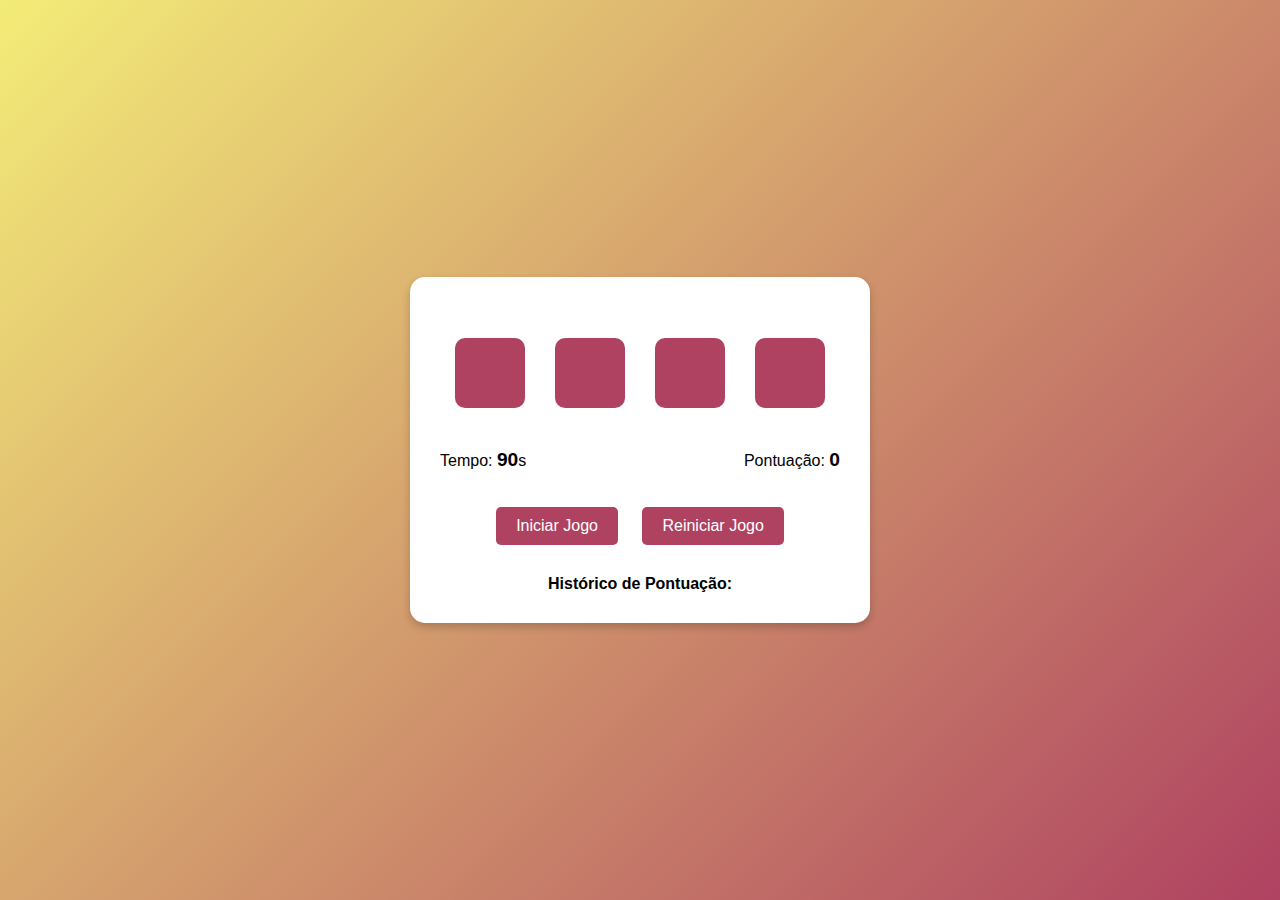
<file: index.html>
<!DOCTYPE html>
<html lang="pt-BR">
<head>
    <meta charset="UTF-8">
    <meta name="viewport" content="width=device-width, initial-scale=1.0">
    <title>Jogo da Cor</title>
    <link rel="stylesheet" href="style.css">
</head>
<body>
    <div class="game-container">
        <h1 id="color-name"></h1>
        <div class="options">
            <button class="option" onclick="checkAnswer(this)"></button>
            <button class="option" onclick="checkAnswer(this)"></button>
            <button class="option" onclick="checkAnswer(this)"></button>
            <button class="option" onclick="checkAnswer(this)"></button>
        </div>
        <p id="feedback"></p>
        <div class="info">
            <p>Tempo: <span id="time">90</span>s</p>
            <p>Pontuação: <span id="score">0</span></p>
        </div>
        <button id="start-btn" class="btn" onclick="startGame()">Iniciar Jogo</button>
        <button class="btn" onclick="restartGame()">Reiniciar Jogo</button>
        <div id="history"></div>
    </div>
    <script src="script.js"></script>
</body>
</html>
</file>
<file: style.css>
body {
  font-family: "Segoe UI", Tahoma, Geneva, Verdana, sans-serif;
  display: flex;
  justify-content: center;
  align-items: center;
  height: 100vh;
  background: linear-gradient(135deg, #f3ec78, #af4261);
  margin: 0;
}

.game-container {
  text-align: center;
  background: white;
  padding: 30px;
  border-radius: 15px;
  box-shadow: 0 4px 8px rgba(0, 0, 0, 0.2);
  max-width: 400px;
  width: 100%;
}

h1 {
  font-size: 2.5em;
  margin-bottom: 20px;
  transition: color 0.3s ease;
}

.options {
  display: flex;
  justify-content: space-around;
  margin-bottom: 20px;
}

.option {
  width: 70px;
  height: 70px;
  border: none;
  margin: 5px;
  cursor: pointer;
  border-radius: 10px;
  transition: transform 0.2s ease, background-color 0.3s ease;
}

.option:hover {
  transform: scale(1.1);
}

button {
  margin: 10px;
  padding: 10px 20px;
  font-size: 1em;
  cursor: pointer;
  border: none;
  border-radius: 5px;
  background-color: #af4261;
  color: white;
  transition: background-color 0.3s ease;
}

button:hover {
  background-color: #f3ec78;
  color: black;
}

#time,
#score {
  font-weight: bold;
  font-size: 1.2em;
}

#feedback {
  color: red;
  font-weight: bold;
}

#history {
  margin-top: 20px;
  font-weight: bold;
}

.wrong {
  border: 3px solid red;
  background-color: #ffcccc;
}

.info {
  display: flex;
  justify-content: space-between;
  margin: 10px 0;
}

.btn {
  display: inline-block;
  margin-top: 10px;
  padding: 10px 20px;
  font-size: 1em;
  cursor: pointer;
  border: none;
  border-radius: 5px;
  background-color: #af4261;
  color: white;
  transition: background-color 0.3s ease;
}

.btn:hover {
  background-color: #f3ec78;
  color: black;
}
</file>
